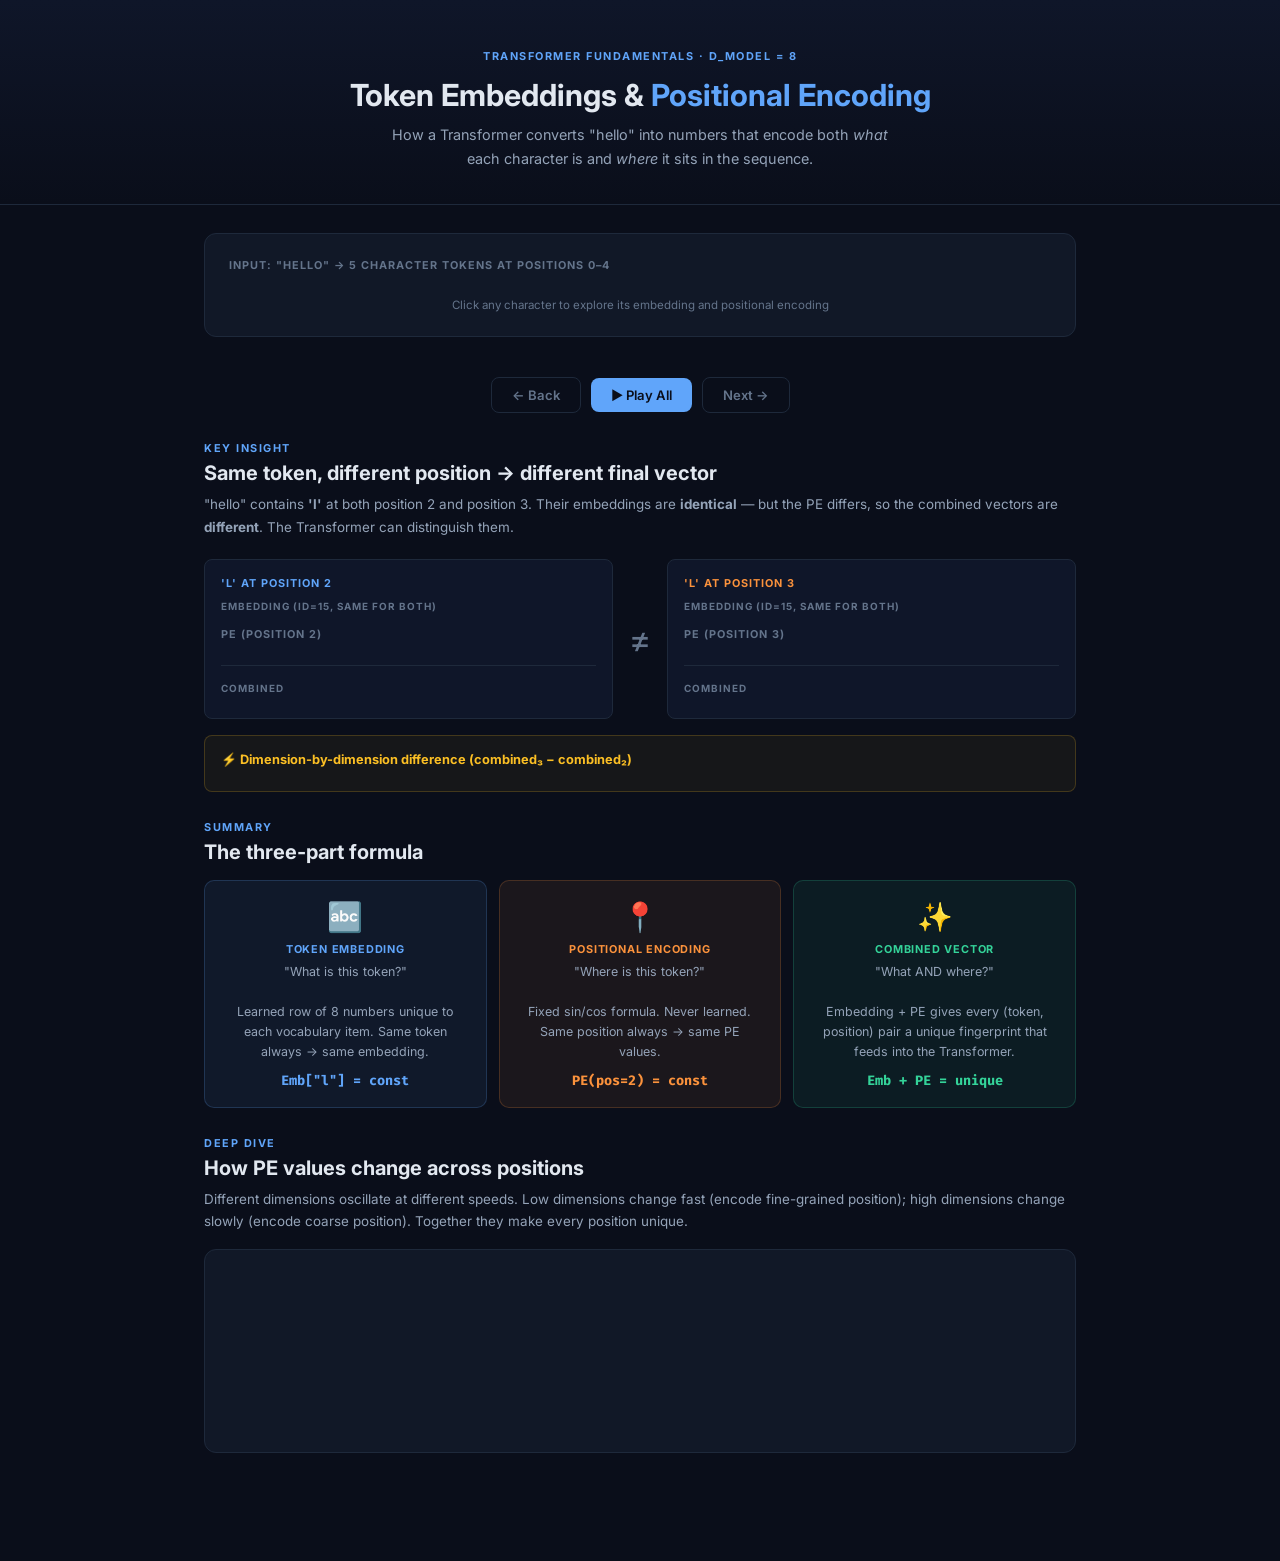
<file: embedding_viz.html>
<!DOCTYPE html>
<html lang="en">
<head>
<meta charset="UTF-8">
<meta name="viewport" content="width=device-width, initial-scale=1.0">
<title>Token Embeddings & Positional Encoding</title>
<link href="https://fonts.googleapis.com/css2?family=Inter:wght@300;400;500;600;700&family=Fira+Code:wght@400;500&display=swap" rel="stylesheet">
<style>
*,*::before,*::after{box-sizing:border-box;margin:0;padding:0}
:root{
  --bg:#0a0e1a;--card:#111827;--card2:#0f1629;--border:#1e293b;
  --blue:#60a5fa;--bd:rgba(96,165,250,.15);
  --orange:#fb923c;--od:rgba(251,146,60,.15);
  --green:#34d399;--gd:rgba(52,211,153,.15);
  --text:#e2e8f0;--muted:#64748b;
}
html{scroll-behavior:smooth}
body{font-family:'Inter',sans-serif;background:var(--bg);color:var(--text);min-height:100vh;padding-bottom:80px}
p{line-height:1.7;color:#94a3b8}
.mono{font-family:'Fira Code',monospace}

/* Layout */
.wrap{max-width:920px;margin:0 auto;padding:0 24px}
.card{background:var(--card);border:1px solid var(--border);border-radius:12px;padding:24px}
.card2{background:var(--card2);border:1px solid var(--border);border-radius:8px;padding:16px}
.two-col{display:grid;grid-template-columns:1fr 1fr;gap:16px}
.section{margin:28px 0}
.label{font-size:.68rem;font-weight:700;text-transform:uppercase;letter-spacing:1px;color:var(--muted);margin-bottom:8px}
.tag{font-size:.68rem;font-weight:700;letter-spacing:1.5px;text-transform:uppercase;color:var(--blue);margin-bottom:6px}
.divider{height:1px;background:var(--border);margin:16px 0}

/* Header */
.header{background:linear-gradient(180deg,#0f1629 0%,var(--bg) 100%);padding:44px 0 32px;text-align:center;border-bottom:1px solid var(--border);margin-bottom:28px}
.header h1{font-size:1.9rem;font-weight:700;margin-bottom:10px}
.header h1 span{color:var(--blue)}
.header p{font-size:.9rem;max-width:520px;margin:0 auto}

/* Token display */
.hello-row{display:flex;justify-content:center;gap:10px;margin:20px 0 6px}
.char-box{display:flex;flex-direction:column;align-items:center;gap:5px;cursor:pointer}
.char-letter{
  width:54px;height:54px;border-radius:10px;display:flex;align-items:center;justify-content:center;
  font-size:1.6rem;font-weight:700;border:2px solid var(--border);background:var(--card);transition:all .22s;
}
.char-box:hover .char-letter{border-color:var(--blue);background:var(--bd)}
.char-box.sel .char-letter{border-color:var(--blue);background:rgba(96,165,250,.22);color:var(--blue);box-shadow:0 0 18px rgba(96,165,250,.28)}
.char-pos{font-size:.62rem;color:var(--muted);font-family:'Fira Code',monospace}

/* Pipeline */
.pipeline{display:flex;align-items:center;justify-content:center;flex-wrap:wrap;gap:2px;margin:20px 0}
.pnode{
  display:flex;flex-direction:column;align-items:center;gap:3px;padding:7px 12px;
  border-radius:8px;cursor:pointer;transition:all .2s;border:1px solid var(--border);
  background:var(--card);font-size:.7rem;font-weight:600;min-width:86px;text-align:center;color:var(--muted);
}
.pnode:hover{border-color:var(--muted)}
.pnode.active{border-color:var(--blue);background:rgba(96,165,250,.1);color:var(--blue)}
.pnode.done{border-color:var(--green);background:rgba(52,211,153,.07);color:var(--green)}
.pnum{width:18px;height:18px;border-radius:50%;background:var(--border);display:flex;align-items:center;justify-content:center;font-size:.58rem}
.pnode.active .pnum{background:var(--blue);color:#0a0e1a}
.pnode.done .pnum{background:var(--green);color:#0a0e1a}
.parr{color:var(--border);font-size:1rem;padding:0 2px;flex-shrink:0}

/* Controls */
.controls{display:flex;gap:10px;justify-content:center;align-items:center;margin:12px 0 20px;flex-wrap:wrap}
.btn{display:inline-flex;align-items:center;gap:6px;padding:9px 20px;border-radius:8px;font-size:.82rem;font-weight:600;cursor:pointer;border:none;font-family:inherit;transition:all .2s}
.btn-primary{background:var(--blue);color:#0a0e1a}.btn-primary:hover{background:#93c5fd;transform:translateY(-1px)}
.btn-outline{background:transparent;color:var(--blue);border:1px solid var(--blue)}.btn-outline:hover{background:var(--bd)}
.btn-ghost{background:transparent;color:var(--muted);border:1px solid var(--border)}.btn-ghost:hover{color:var(--text);border-color:var(--muted)}
.btn:disabled{opacity:.35;cursor:not-allowed;transform:none!important}

/* Step panels */
.step-panel{display:none;animation:fadeUp .35s ease}
.step-panel.active{display:block}
@keyframes fadeUp{from{opacity:0;transform:translateY(10px)}to{opacity:1;transform:translateY(0)}}

/* Vector cells */
.vec-row{display:flex;gap:4px;flex-wrap:wrap}
.vc{
  display:flex;flex-direction:column;align-items:center;gap:2px;
  min-width:58px;padding:7px 4px;border-radius:6px;border:1px solid transparent;
  transition:all .28s;cursor:default;
}
.vc .vl{font-size:.58rem;color:var(--muted);font-family:'Fira Code',monospace}
.vc .vv{font-size:.74rem;font-family:'Fira Code',monospace;font-weight:600}
.vc.blue{background:var(--bd);border-color:rgba(96,165,250,.28)}.vc.blue .vv{color:var(--blue)}
.vc.orange{background:var(--od);border-color:rgba(251,146,60,.28)}.vc.orange .vv{color:var(--orange)}
.vc.green{background:var(--gd);border-color:rgba(52,211,153,.28)}.vc.green .vv{color:var(--green)}
.vc.hl{transform:scale(1.1);z-index:2}
.vc.blue.hl{box-shadow:0 0 14px rgba(96,165,250,.55)}
.vc.orange.hl{box-shadow:0 0 14px rgba(251,146,60,.55)}
.vc.green.hl{box-shadow:0 0 14px rgba(52,211,153,.55)}

/* Tables */
.mtable{width:100%;border-collapse:collapse;font-size:.7rem;font-family:'Fira Code',monospace}
.mtable th{padding:6px 8px;color:var(--muted);font-weight:500;border-bottom:1px solid var(--border);text-align:center}
.mtable td{padding:5px 7px;text-align:center;transition:background .25s,color .25s}
.mtable td.rlabel{text-align:left;color:var(--muted);padding-right:10px;white-space:nowrap}
.mtable tr.arow-blue td{background:var(--bd);color:var(--blue)}
.mtable tr.arow-blue td.rlabel{color:var(--blue)}
.mtable tr.arow-orange td{background:var(--od);color:var(--orange)}
.mtable tr.arow-orange td.rlabel{color:var(--orange)}

/* Addition */
.add-section{display:flex;flex-direction:column;gap:8px}
.add-row-wrap{display:flex;align-items:center;gap:10px;flex-wrap:wrap}
.add-lbl{font-size:.72rem;font-weight:700;text-transform:uppercase;letter-spacing:.6px;min-width:72px}
.add-sep{height:1px;background:var(--border);margin:4px 0 4px 82px}

/* Comparison */
.cmp-grid{display:grid;grid-template-columns:1fr auto 1fr;gap:16px;align-items:start}
.cmp-ne{font-size:2.2rem;color:var(--muted);align-self:center;text-align:center}

/* Insight */
.insight-grid{display:grid;grid-template-columns:1fr 1fr 1fr;gap:12px}
.icard{border-radius:10px;padding:18px;text-align:center}
.icard .ico{font-size:1.8rem;margin-bottom:8px}
.icard .itag{font-size:.68rem;font-weight:700;text-transform:uppercase;letter-spacing:.8px;margin-bottom:6px}
.icard .idesc{font-size:.78rem;color:#94a3b8;line-height:1.6}
.icard .ieq{font-size:.85rem;font-weight:700;margin-top:10px;font-family:'Fira Code',monospace}

/* Formula */
.fbox{background:rgba(96,165,250,.06);border:1px solid rgba(96,165,250,.2);border-radius:8px;padding:12px 16px;font-family:'Fira Code',monospace;font-size:.78rem;line-height:2}
.fbox.o{background:rgba(251,146,60,.06);border-color:rgba(251,146,60,.2)}
.fbox.g{background:rgba(52,211,153,.06);border-color:rgba(52,211,153,.2)}

/* Tooltip */
#tt{position:fixed;z-index:999;background:#0f1629;border:1px solid var(--border);border-radius:8px;padding:8px 12px;font-size:.74rem;pointer-events:none;max-width:200px;line-height:1.5;opacity:0;transition:opacity .12s}
#tt.show{opacity:1}

/* Misc */
.badge{display:inline-flex;padding:3px 9px;border-radius:4px;font-size:.7rem;font-weight:700}
.bb{background:var(--bd);color:var(--blue)}.bo{background:var(--od);color:var(--orange)}.bg{background:var(--gd);color:var(--green)}
.mt8{margin-top:8px}.mt12{margin-top:12px}.mt16{margin-top:16px}.mt20{margin-top:20px}
.bold{font-weight:700}

@media(max-width:620px){
  .two-col,.insight-grid,.cmp-grid{grid-template-columns:1fr}
  .cmp-ne{display:none}
  .pipeline{gap:3px}
  .pnode{min-width:64px;font-size:.62rem;padding:6px 8px}
}
</style>
</head>
<body>

<div id="tt"></div>

<!-- HEADER -->
<div class="header">
  <div class="wrap">
    <div class="tag" style="display:inline-block">Transformer Fundamentals · d_model = 8</div>
    <h1 style="margin-top:8px">Token Embeddings &amp; <span>Positional Encoding</span></h1>
    <p>How a Transformer converts "hello" into numbers that encode both <em>what</em> each character is and <em>where</em> it sits in the sequence.</p>
  </div>
</div>

<div class="wrap">

<!-- TOKEN SELECTOR -->
<div class="card" style="margin-bottom:20px">
  <div class="label">Input: "hello" → 5 character tokens at positions 0–4</div>
  <div class="hello-row" id="hello-row"></div>
  <div style="text-align:center;font-size:.72rem;color:var(--muted)">Click any character to explore its embedding and positional encoding</div>
</div>

<!-- PIPELINE -->
<div class="pipeline" id="pipeline"></div>

<!-- CONTROLS -->
<div class="controls">
  <button class="btn btn-ghost" id="btn-back" onclick="App.back()">← Back</button>
  <button class="btn btn-primary" id="btn-play" onclick="App.togglePlay()">▶ Play All</button>
  <button class="btn btn-ghost" id="btn-next" onclick="App.next()">Next →</button>
</div>

<!-- ═══ STEP PANELS ═══════════════════════════════════════ -->

<!-- STEP 0: Token → ID -->
<div class="step-panel" id="panel-0">
  <div class="card">
    <div class="label">Step 1 — Token to Integer ID</div>
    <p style="font-size:.82rem;margin:8px 0 18px">Before anything else, each character is mapped to an integer ID. This ID is just a row number — a pointer into the embedding table.</p>
    <div style="display:flex;align-items:center;gap:20px;flex-wrap:wrap">
      <div style="text-align:center">
        <div style="font-size:.68rem;color:var(--muted);margin-bottom:8px">Selected token</div>
        <div id="p0-char" style="width:64px;height:64px;border-radius:12px;background:var(--bd);border:2px solid var(--blue);display:flex;align-items:center;justify-content:center;font-size:2rem;font-weight:700;color:var(--blue)">h</div>
        <div style="font-size:.62rem;color:var(--muted);margin-top:6px" id="p0-pos">pos 0</div>
      </div>
      <div style="font-size:2rem;color:var(--muted)">→</div>
      <div style="text-align:center">
        <div style="font-size:.68rem;color:var(--muted);margin-bottom:8px">Token ID</div>
        <div id="p0-id" class="mono" style="font-size:2.2rem;font-weight:700;color:var(--blue)">11</div>
        <div style="font-size:.62rem;color:var(--muted);margin-top:4px">row in embedding table</div>
      </div>
      <div style="font-size:2rem;color:var(--muted)">→</div>
      <div>
        <div style="font-size:.68rem;color:var(--muted);margin-bottom:8px">All token IDs in "hello"</div>
        <div id="p0-vocab" style="display:flex;flex-direction:column;gap:5px"></div>
      </div>
    </div>
    <div class="divider"></div>
    <div class="fbox">
      <div style="color:var(--muted);font-size:.65rem;margin-bottom:4px">Vocabulary excerpt (a=4, b=5 … z=29)</div>
      <div>h → <strong style="color:var(--blue)" id="p0-formula-h">11</strong> &nbsp;&nbsp; e → <strong style="color:var(--blue)">8</strong> &nbsp;&nbsp; l → <strong style="color:var(--blue)">15</strong> &nbsp;&nbsp; o → <strong style="color:var(--blue)">18</strong></div>
    </div>
  </div>
</div>

<!-- STEP 1: Embedding Lookup -->
<div class="step-panel" id="panel-1">
  <div class="card">
    <div class="label">Step 2 — Embedding Lookup &nbsp;<span class="badge bb">d_model = 8</span></div>
    <p style="font-size:.82rem;margin:8px 0 16px">The embedding matrix has one learned row per vocabulary token. We take the row for our token ID. These 8 numbers represent <strong style="color:var(--blue)">what this token means</strong> — learned during training.</p>
    <div class="label" style="margin-bottom:6px">Embedding matrix (showing 4 tokens)</div>
    <div style="overflow-x:auto">
      <table class="mtable" id="emb-table"></table>
    </div>
    <div class="mt16">
      <div class="label">Retrieved embedding vector <span id="emb-lbl" class="badge bb" style="margin-left:6px">row 11</span></div>
      <div id="emb-vec" class="vec-row mt8"></div>
    </div>
    <div class="fbox mt16">
      <span style="color:var(--muted);font-size:.65rem">Key fact: </span>The same token <strong>"<span id="emb-char">h</span>"</strong> will always retrieve the exact same row. Token identity is fully captured here.
    </div>
  </div>
</div>

<!-- STEP 2: Positional Encoding -->
<div class="step-panel" id="panel-2">
  <div class="card">
    <div class="label">Step 3 — Sinusoidal Positional Encoding &nbsp;<span class="badge bo">position-based</span></div>
    <p style="font-size:.82rem;margin:8px 0 16px">A fixed, mathematical pattern is added to tell the model <strong style="color:var(--orange)">where this token sits</strong> in the sequence. It's not learned — same position always gives same values.</p>
    <div class="two-col" style="gap:20px;align-items:start">
      <div>
        <div class="label" style="margin-bottom:6px">PE table (5 positions × 8 dims)</div>
        <div style="overflow-x:auto">
          <table class="mtable" id="pe-table"></table>
        </div>
        <div class="mt12">
          <div class="label">PE vector for selected position <span id="pe-lbl" class="badge bo" style="margin-left:6px">pos 0</span></div>
          <div id="pe-vec" class="vec-row mt8"></div>
        </div>
      </div>
      <div>
        <div class="label" style="margin-bottom:8px">Formula</div>
        <div class="fbox o" style="line-height:2.2;font-size:.75rem">
          PE(pos, 2i)&nbsp;&nbsp;&nbsp;= sin(pos / 10000<sup style="font-size:.6em">2i/d</sup>)<br>
          PE(pos, 2i+1) = cos(pos / 10000<sup style="font-size:.6em">2i/d</sup>)
        </div>
        <div class="card2 mt12" style="font-size:.75rem">
          <div class="label" style="margin-bottom:6px">Example — selected position</div>
          <div id="pe-example" style="line-height:2;font-family:'Fira Code',monospace;font-size:.72rem"></div>
        </div>
        <div class="card2 mt12" style="font-size:.78rem;color:#94a3b8;line-height:1.6">
          Even dimensions (0,2,4,6) use <strong style="color:var(--orange)">sin</strong> — they start at 0.<br>
          Odd dimensions (1,3,5,7) use <strong style="color:var(--orange)">cos</strong> — they start at 1.<br>
          Higher dimensions change more <em>slowly</em> across positions.
        </div>
      </div>
    </div>
  </div>
</div>

<!-- STEP 3: Addition -->
<div class="step-panel" id="panel-3">
  <div class="card">
    <div class="label">Step 4 — Element-wise Addition</div>
    <p style="font-size:.82rem;margin:8px 0 16px">Add corresponding values from the embedding and PE vectors. Each of the 8 dimensions combines <strong style="color:var(--blue)">identity</strong> + <strong style="color:var(--orange)">position</strong>.</p>
    <div class="add-section" id="add-section">
      <div class="add-row-wrap">
        <div class="add-lbl" style="color:var(--blue)">Embedding</div>
        <div id="add-emb" class="vec-row"></div>
      </div>
      <div class="add-row-wrap">
        <div class="add-lbl" style="color:var(--orange)">＋ PE</div>
        <div id="add-pe" class="vec-row"></div>
      </div>
      <div class="add-sep"></div>
      <div class="add-row-wrap">
        <div class="add-lbl" style="color:var(--green)">＝ Combined</div>
        <div id="add-sum" class="vec-row"></div>
      </div>
    </div>
    <div style="display:flex;gap:10px;margin-top:16px;align-items:center;flex-wrap:wrap">
      <button class="btn btn-outline" style="font-size:.75rem;padding:6px 14px" onclick="App.animateAdd()">▶ Animate addition</button>
      <span id="add-dim-label" style="font-size:.75rem;color:var(--muted)">Watch each dimension light up in sequence</span>
    </div>
  </div>
</div>

<!-- STEP 4: Final Vector -->
<div class="step-panel" id="panel-4">
  <div class="card">
    <div class="label">Step 5 — Final Vector</div>
    <p style="font-size:.82rem;margin:8px 0 16px">This 8-dimensional vector is what enters the first Transformer layer. It uniquely represents both the token's identity and its position in the sequence.</p>
    <div style="display:flex;align-items:center;gap:14px;flex-wrap:wrap;margin-bottom:16px">
      <div id="p4-badge" style="padding:10px 18px;border-radius:8px;background:var(--gd);border:1px solid rgba(52,211,153,.3);font-size:.9rem;font-weight:700;color:var(--green)"></div>
      <div style="font-size:.82rem;color:#94a3b8">
        Token: <span id="p4-tok" class="badge bb"></span> &nbsp;
        Position: <span id="p4-pos" class="badge bo"></span>
      </div>
    </div>
    <div id="final-vec" class="vec-row"></div>
    <div class="divider"></div>
    <div class="two-col" style="gap:14px;font-size:.8rem;color:#94a3b8">
      <div class="card2">
        <div style="color:var(--blue);font-weight:600;margin-bottom:5px">Blue portion (embedding)</div>
        Encodes the semantic meaning of this token. The model learns during training what "h", "e", "l", "o" should mean.
      </div>
      <div class="card2">
        <div style="color:var(--orange);font-weight:600;margin-bottom:5px">Orange portion (PE)</div>
        Encodes the position. Always fixed by formula — never trained. Without this, the model couldn't tell position 2 from position 3.
      </div>
    </div>
  </div>
</div>

<!-- ═══ COMPARISON ══════════════════════════════════════ -->
<div class="section">
  <div class="tag">Key Insight</div>
  <h2 style="font-size:1.25rem;font-weight:700;margin-bottom:8px">Same token, different position → different final vector</h2>
  <p style="font-size:.84rem;margin-bottom:20px">"hello" contains <strong>'l'</strong> at both position 2 and position 3. Their embeddings are <strong>identical</strong> — but the PE differs, so the combined vectors are <strong>different</strong>. The Transformer can distinguish them.</p>

  <div class="cmp-grid">
    <div class="card2">
      <div class="label" style="color:var(--blue);margin-bottom:10px">'l' at position 2</div>
      <div class="label" style="margin-bottom:5px;font-size:.62rem">Embedding (id=15, same for both)</div>
      <div id="c-emb-2" class="vec-row"></div>
      <div style="margin-top:10px" class="label" style="margin-bottom:5px;font-size:.62rem">PE (position 2)</div>
      <div id="c-pe-2" class="vec-row mt8"></div>
      <div class="divider"></div>
      <div class="label" style="margin-bottom:5px;font-size:.62rem">Combined</div>
      <div id="c-sum-2" class="vec-row mt8"></div>
    </div>
    <div class="cmp-ne">≠</div>
    <div class="card2">
      <div class="label" style="color:var(--orange);margin-bottom:10px">'l' at position 3</div>
      <div class="label" style="margin-bottom:5px;font-size:.62rem">Embedding (id=15, same for both)</div>
      <div id="c-emb-3" class="vec-row"></div>
      <div style="margin-top:10px" class="label" style="margin-bottom:5px;font-size:.62rem">PE (position 3)</div>
      <div id="c-pe-3" class="vec-row mt8"></div>
      <div class="divider"></div>
      <div class="label" style="margin-bottom:5px;font-size:.62rem">Combined</div>
      <div id="c-sum-3" class="vec-row mt8"></div>
    </div>
  </div>

  <div class="card2 mt16" style="background:rgba(251,191,36,.05);border-color:rgba(251,191,36,.2)">
    <div style="font-size:.8rem;font-weight:700;color:#fbbf24;margin-bottom:8px">⚡ Dimension-by-dimension difference (combined₃ − combined₂)</div>
    <div id="diff-row" style="display:flex;gap:5px;flex-wrap:wrap"></div>
  </div>
</div>

<!-- ═══ INSIGHT CARDS ═══════════════════════════════════ -->
<div class="section">
  <div class="tag">Summary</div>
  <h2 style="font-size:1.25rem;font-weight:700;margin-bottom:16px">The three-part formula</h2>
  <div class="insight-grid">
    <div class="icard" style="background:rgba(96,165,250,.07);border:1px solid rgba(96,165,250,.2)">
      <div class="ico">🔤</div>
      <div class="itag" style="color:var(--blue)">Token Embedding</div>
      <div class="idesc">"What is this token?"<br><br>Learned row of 8 numbers unique to each vocabulary item. Same token always → same embedding.</div>
      <div class="ieq" style="color:var(--blue)">Emb["l"] = const</div>
    </div>
    <div class="icard" style="background:rgba(251,146,60,.07);border:1px solid rgba(251,146,60,.2)">
      <div class="ico">📍</div>
      <div class="itag" style="color:var(--orange)">Positional Encoding</div>
      <div class="idesc">"Where is this token?"<br><br>Fixed sin/cos formula. Never learned. Same position always → same PE values.</div>
      <div class="ieq" style="color:var(--orange)">PE(pos=2) = const</div>
    </div>
    <div class="icard" style="background:rgba(52,211,153,.07);border:1px solid rgba(52,211,153,.2)">
      <div class="ico">✨</div>
      <div class="itag" style="color:var(--green)">Combined Vector</div>
      <div class="idesc">"What AND where?"<br><br>Embedding + PE gives every (token, position) pair a unique fingerprint that feeds into the Transformer.</div>
      <div class="ieq" style="color:var(--green)">Emb + PE = unique</div>
    </div>
  </div>
</div>

<!-- ═══ PE WAVE ═══════════════════════════════════════════ -->
<div class="section">
  <div class="tag">Deep Dive</div>
  <h2 style="font-size:1.25rem;font-weight:700;margin-bottom:8px">How PE values change across positions</h2>
  <p style="font-size:.84rem;margin-bottom:16px">Different dimensions oscillate at different speeds. Low dimensions change fast (encode fine-grained position); high dimensions change slowly (encode coarse position). Together they make every position unique.</p>
  <div class="card" style="padding:20px">
    <svg id="wave-svg" style="width:100%;display:block"></svg>
    <div id="wave-legend" style="display:flex;gap:14px;flex-wrap:wrap;margin-top:12px;font-size:.72rem"></div>
  </div>
</div>

</div><!-- /wrap -->

<script>
// ═══ DATA ══════════════════════════════════════
const CHARS  = ['h','e','l','l','o'];
const POSES  = [0,1,2,3,4];
const D      = 8;

// Token IDs: a=4..z=29, so h=11, e=8, l=15, o=18
const CHAR_ID = {h:11, e:8, l:15, o:18};

// Embedding table – fixed, d_model=8, realistic-looking values
const EMB_TABLE = {
  11:[ 0.52,-0.31, 0.88,-0.14, 0.67, 0.23,-0.79, 0.45], // h
   8:[ 0.13, 0.77,-0.52, 0.39,-0.88, 0.64, 0.21,-0.46], // e
  15:[ 0.74,-0.58, 0.33, 0.91,-0.27,-0.83, 0.56, 0.18], // l
  18:[-0.41, 0.62, 0.27,-0.73, 0.55, 0.38,-0.84, 0.71], // o
};

// Sinusoidal PE (exact formula from the paper)
function pe(pos, dim) {
  const i = Math.floor(dim / 2);
  const denom = Math.pow(10000, 2 * i / D);
  return dim % 2 === 0 ? Math.sin(pos / denom) : Math.cos(pos / denom);
}

// Pre-compute: PE_MAT[pos][dim]
const PE_MAT = POSES.map(p => Array.from({length: D}, (_, d) => pe(p, d)));

// Helpers
const fmt = v => (v >= 0 ? '+' : '') + v.toFixed(3);
const f4  = v => (v >= 0 ? ' ' : '') + v.toFixed(4);
const tokId = i => CHAR_ID[CHARS[i]];
const emb   = i => EMB_TABLE[tokId(i)];
const peVec = i => PE_MAT[POSES[i]];
const sum   = i => emb(i).map((v, d) => v + peVec(i)[d]);

// ═══ TOOLTIP ═══════════════════════════════════
const TT = document.getElementById('tt');
const showTT = (e, html) => { TT.innerHTML = html; TT.classList.add('show'); moveTT(e); };
const hideTT = () => TT.classList.remove('show');
const moveTT = e => {
  let x = e.clientX + 12, y = e.clientY - 8;
  if (x + 210 > window.innerWidth) x = e.clientX - 218;
  TT.style.left = x + 'px'; TT.style.top = y + 'px';
};
document.addEventListener('mousemove', e => { if (TT.classList.contains('show')) moveTT(e); });

// ═══ BUILD VEC CELLS ═══════════════════════════
function makeCell(dim, val, cls, hl = false, extraTip = '') {
  const c = document.createElement('div');
  c.className = `vc ${cls}${hl ? ' hl' : ''}`;
  c.innerHTML = `<span class="vl">d${dim}</span><span class="vv">${fmt(val)}</span>`;
  const tip = `<strong>dim ${dim}</strong><br>value: ${val.toFixed(5)}${extraTip ? '<br><span style="color:#64748b;font-size:.73em">'+extraTip+'</span>' : ''}`;
  c.addEventListener('mouseenter', e => showTT(e, tip));
  c.addEventListener('mouseleave', hideTT);
  return c;
}

function fillRow(id, vec, cls, hlDim = -1, tipFn = null) {
  const el = document.getElementById(id);
  if (!el) return;
  el.innerHTML = '';
  vec.forEach((v, d) => {
    const tip = tipFn ? tipFn(d, v) : '';
    el.appendChild(makeCell(d, v, cls, d === hlDim, tip));
  });
}

// ═══ RENDER HELLO ROW ══════════════════════════
function renderHelloRow() {
  const el = document.getElementById('hello-row');
  el.innerHTML = '';
  CHARS.forEach((ch, i) => {
    const box = document.createElement('div');
    box.className = 'char-box' + (i === STATE.sel ? ' sel' : '');
    box.innerHTML = `<div class="char-letter">${ch}</div><div class="char-pos">pos ${i}</div>`;
    box.addEventListener('click', () => { STATE.sel = i; render(); });
    el.appendChild(box);
  });
}

// ═══ RENDER PIPELINE ═══════════════════════════
const STEP_LABELS = ['Token → ID', 'Embedding', 'Pos. Encoding', 'Addition', 'Final Vector'];
function renderPipeline() {
  const el = document.getElementById('pipeline');
  el.innerHTML = '';
  STEP_LABELS.forEach((lbl, i) => {
    const wrap = document.createElement('div');
    wrap.style.display = 'flex'; wrap.style.alignItems = 'center';
    const node = document.createElement('div');
    node.className = 'pnode' + (i === STATE.step ? ' active' : i < STATE.step ? ' done' : '');
    node.innerHTML = `<div class="pnum">${i < STATE.step ? '✓' : i + 1}</div>${lbl}`;
    node.addEventListener('click', () => { STATE.step = i; render(); });
    wrap.appendChild(node);
    if (i < STEP_LABELS.length - 1) {
      const arr = document.createElement('span');
      arr.className = 'parr'; arr.textContent = '→';
      wrap.appendChild(arr);
    }
    el.appendChild(wrap);
  });
}

// ═══ STEP RENDERERS ════════════════════════════

function renderStep0() {
  const i = STATE.sel;
  const ch = CHARS[i], id = tokId(i);
  document.getElementById('p0-char').textContent = ch;
  document.getElementById('p0-pos').textContent  = `pos ${i}`;
  document.getElementById('p0-id').textContent   = id;
  const vocab = document.getElementById('p0-vocab');
  vocab.innerHTML = '';
  // show all 4 unique chars
  Object.entries(CHAR_ID).forEach(([t, tid]) => {
    const active = t === ch;
    const row = document.createElement('div');
    row.style.cssText = `display:flex;align-items:center;gap:8px;padding:5px 10px;border-radius:6px;font-size:.72rem;font-family:'Fira Code',monospace;border:1px solid ${active?'var(--blue)':'var(--border)'};background:${active?'var(--bd)':'var(--card2)'}`;
    row.innerHTML = `<span style="color:${active?'var(--blue)':'var(--muted)'}">  "${t}"</span><span style="color:var(--muted)">→</span><span style="color:${active?'var(--blue)':'var(--text)'}">id ${tid}</span>${active?'<span style="margin-left:4px;font-size:.62rem;color:var(--blue)">← selected</span>':''}`;
    vocab.appendChild(row);
  });
}

function renderStep1() {
  const i = STATE.sel;
  const ch = CHARS[i], id = tokId(i);
  // Table
  const tbl = document.getElementById('emb-table');
  const rows = [['h',11],['e',8],['l',15],['o',18]];
  let html = '<thead><tr><th style="text-align:left">Token</th><th>ID</th>';
  for (let d = 0; d < D; d++) html += `<th>d${d}</th>`;
  html += '</tr></thead><tbody>';
  rows.forEach(([t, tid]) => {
    const act = t === ch;
    html += `<tr class="${act ? 'arow-blue' : ''}">`;
    html += `<td class="rlabel">"${t}" ${act ? '← you are here' : ''}</td><td>${tid}</td>`;
    EMB_TABLE[tid].forEach(v => { html += `<td>${fmt(v)}</td>`; });
    html += '</tr>';
  });
  tbl.innerHTML = html + '</tbody>';
  // Labels & vec
  document.getElementById('emb-lbl').textContent = `row ${id}`;
  document.getElementById('emb-char').textContent = ch;
  fillRow('emb-vec', EMB_TABLE[id], 'blue', -1, (d, v) => `from embedding table row ${id}`);
}

function renderStep2() {
  const i = STATE.sel, pos = POSES[i];
  const tbl = document.getElementById('pe-table');
  let html = '<thead><tr><th style="text-align:left">Position</th>';
  for (let d = 0; d < D; d++) html += `<th>d${d}</th>`;
  html += '</tr></thead><tbody>';
  POSES.forEach(p => {
    const act = p === pos;
    html += `<tr class="${act ? 'arow-orange' : ''}">`;
    html += `<td class="rlabel">pos ${p}${act ? ' ← selected' : ''}</td>`;
    PE_MAT[p].forEach(v => { html += `<td>${v.toFixed(3)}</td>`; });
    html += '</tr>';
  });
  tbl.innerHTML = html + '</tbody>';
  document.getElementById('pe-lbl').textContent = `pos ${pos}`;
  fillRow('pe-vec', PE_MAT[pos], 'orange', -1, (d, v) => {
    const issin = d % 2 === 0;
    const ii = Math.floor(d / 2);
    const den = Math.pow(10000, 2*ii/D).toFixed(1);
    return `${issin?'sin':'cos'}(${pos} / ${den})`;
  });
  // Formula examples
  const ex = document.getElementById('pe-example');
  const pv = PE_MAT[pos];
  ex.innerHTML = `
    <div>d0: <span style="color:var(--orange)">sin</span>(${pos}/1) = <strong style="color:var(--orange)">${pv[0].toFixed(4)}</strong></div>
    <div>d1: <span style="color:var(--orange)">cos</span>(${pos}/1) = <strong style="color:var(--orange)">${pv[1].toFixed(4)}</strong></div>
    <div>d2: <span style="color:var(--orange)">sin</span>(${pos}/10) = <strong style="color:var(--orange)">${pv[2].toFixed(4)}</strong></div>
    <div>d3: <span style="color:var(--orange)">cos</span>(${pos}/10) = <strong style="color:var(--orange)">${pv[3].toFixed(4)}</strong></div>
    <div style="color:var(--muted);font-size:.65rem;margin-top:4px">d4–d7 use denominator 100 and 1000 → barely change</div>
  `;
}

function renderStep3(hlDim = -1) {
  const i   = STATE.sel;
  const ev  = emb(i), pv = peVec(i), sv = sum(i);
  const hlTip = (src) => (d) => src === 'emb' ? `from embedding (row ${tokId(i)})` : src === 'pe' ? `PE(pos=${POSES[i]}, dim=${d})` : `${fmt(ev[d])} + ${fmt(pv[d])}`;
  fillRow('add-emb', ev, 'blue',   hlDim, hlTip('emb'));
  fillRow('add-pe',  pv, 'orange', hlDim, hlTip('pe'));
  fillRow('add-sum', sv, 'green',  hlDim, hlTip('sum'));

  const lbl = document.getElementById('add-dim-label');
  if (hlDim >= 0) {
    lbl.style.color = 'var(--green)';
    lbl.textContent = `dim ${hlDim}: ${fmt(ev[hlDim])} + ${fmt(pv[hlDim])} = ${fmt(sv[hlDim])}`;
  } else {
    lbl.style.color = 'var(--muted)';
    lbl.textContent = 'Watch each dimension light up in sequence';
  }
}

function renderStep4() {
  const i = STATE.sel, ch = CHARS[i], pos = POSES[i];
  document.getElementById('p4-badge').textContent = `"${ch}" at position ${pos}`;
  document.getElementById('p4-tok').textContent = `"${ch}" id=${tokId(i)}`;
  document.getElementById('p4-pos').textContent = `${pos}`;
  fillRow('final-vec', sum(i), 'green', -1, (d) => `emb[${d}] + PE(${pos},${d})`);
}

function renderComparison() {
  const l_emb = EMB_TABLE[15]; // l's embedding is fixed
  const pe2 = PE_MAT[2], pe3 = PE_MAT[3];
  const s2 = l_emb.map((v, d) => v + pe2[d]);
  const s3 = l_emb.map((v, d) => v + pe3[d]);

  fillRow('c-emb-2', l_emb, 'blue');
  fillRow('c-pe-2',  pe2,   'orange');
  fillRow('c-sum-2', s2,    'green');
  fillRow('c-emb-3', l_emb, 'blue');
  fillRow('c-pe-3',  pe3,   'orange');
  fillRow('c-sum-3', s3,    'green');

  // Diff
  const diff = document.getElementById('diff-row');
  diff.innerHTML = '';
  s2.forEach((v2, d) => {
    const delta = +(s3[d] - v2).toFixed(3);
    const notable = Math.abs(delta) > 0.005;
    const span = document.createElement('span');
    span.style.cssText = `padding:3px 8px;border-radius:4px;font-size:.72rem;font-family:'Fira Code',monospace;background:${notable?'rgba(251,191,36,.1)':'rgba(30,41,59,.5)'};border:1px solid ${notable?'rgba(251,191,36,.25)':'var(--border)'}`;
    span.textContent = `d${d}: ${delta >= 0 ? '+' : ''}${delta}`;
    span.style.color = notable ? '#fbbf24' : 'var(--muted)';
    diff.appendChild(span);
  });
}

// ═══ PE WAVE CHART ═════════════════════════════
function renderWave() {
  const svg = document.getElementById('wave-svg');
  const W = svg.getBoundingClientRect().width || 700;
  const H = 170;
  svg.setAttribute('height', H);
  const ml=44, mr=160, mt=16, mb=30;
  const iW = W-ml-mr, iH = H-mt-mb;
  const xS = p => ml + (p/(POSES.length-1))*iW;
  const yS = v => mt + iH/2 - v*(iH/2-4);

  let out = '';
  // Grid
  out += `<line x1="${ml}" x2="${ml+iW}" y1="${mt+iH/2}" y2="${mt+iH/2}" stroke="#1e293b" stroke-dasharray="3,3" stroke-width="1"/>`;
  // Y ticks
  [-1,0,1].forEach(v => {
    out += `<text x="${ml-6}" y="${yS(v)}" text-anchor="end" dominant-baseline="middle" font-size="9" fill="#64748b" font-family="Inter">${v}</text>`;
    out += `<line x1="${ml-3}" x2="${ml}" y1="${yS(v)}" y2="${yS(v)}" stroke="#374151"/>`;
  });
  // X axis
  POSES.forEach(p => {
    out += `<text x="${xS(p)}" y="${mt+iH+18}" text-anchor="middle" font-size="9" fill="#64748b" font-family="Inter">pos ${p}</text>`;
    out += `<line x1="${xS(p)}" x2="${xS(p)}" y1="${mt+iH}" y2="${mt+iH+4}" stroke="#374151"/>`;
  });

  const lines = [
    {d:0, c:'#60a5fa', l:'d0: sin(pos/1) — fast'},
    {d:1, c:'#c4b5fd', l:'d1: cos(pos/1) — fast'},
    {d:2, c:'#fb923c', l:'d2: sin(pos/10) — medium'},
    {d:3, c:'#fcd34d', l:'d3: cos(pos/10) — medium'},
    {d:4, c:'#34d399', l:'d4: sin(pos/100) — slow'},
  ];
  lines.forEach(({d,c,l}) => {
    const pts = POSES.map(p => ({x:xS(p), y:yS(PE_MAT[p][d])}));
    const path = pts.map((p,i)=>(i===0?`M${p.x.toFixed(1)},${p.y.toFixed(1)}`:`L${p.x.toFixed(1)},${p.y.toFixed(1)}`)).join(' ');
    out += `<path d="${path}" fill="none" stroke="${c}" stroke-width="2" stroke-linejoin="round"/>`;
    pts.forEach(({x,y},i)=>{
      out += `<circle cx="${x.toFixed(1)}" cy="${y.toFixed(1)}" r="4.5" fill="${c}" opacity=".9"><title>pos ${i}, dim ${d}: ${PE_MAT[i][d].toFixed(4)}</title></circle>`;
    });
  });

  svg.innerHTML = out;

  // Legend
  const leg = document.getElementById('wave-legend');
  leg.innerHTML = '';
  lines.forEach(({c,l}) => {
    leg.innerHTML += `<span style="display:flex;align-items:center;gap:5px"><span style="width:14px;height:3px;background:${c};display:inline-block;border-radius:2px"></span><span style="color:${c}">${l}</span></span>`;
  });
}

// ═══ ADDITION ANIMATION ════════════════════════
let _addTimer = null;
App.animateAdd = function() {
  clearInterval(_addTimer);
  let d = 0;
  renderStep3(d);
  _addTimer = setInterval(() => {
    d++;
    if (d >= D) { clearInterval(_addTimer); renderStep3(-1); return; }
    renderStep3(d);
  }, 420);
};

// ═══ STATE + APP ═══════════════════════════════
const STATE = { sel: 0, step: 0, playing: false, playTimer: null };

const STEP_RENDERERS = [renderStep0, renderStep1, renderStep2, renderStep3, renderStep4];

function render() {
  renderHelloRow();
  renderPipeline();
  // Show active panel
  for (let i = 0; i <= 4; i++)
    document.getElementById(`panel-${i}`).classList.toggle('active', i === STATE.step);
  // Render step content
  STEP_RENDERERS[STATE.step]();
  // Always update comparison
  renderComparison();
  // Button states
  document.getElementById('btn-back').disabled = STATE.step === 0;
  document.getElementById('btn-next').disabled = STATE.step === 4;
  document.getElementById('btn-play').textContent = STATE.playing ? '⏸ Pause' : '▶ Play All';
}

const App = {
  animateAdd() {},   // filled above
  next() {
    clearInterval(_addTimer);
    if (STATE.step < 4) { STATE.step++; render(); }
    else this.stopPlay();
  },
  back() {
    clearInterval(_addTimer);
    if (STATE.step > 0) { STATE.step--; render(); }
  },
  togglePlay() {
    STATE.playing = !STATE.playing;
    if (STATE.playing) {
      if (STATE.step === 4) STATE.step = 0;
      render();
      STATE.playTimer = setInterval(() => {
        if (STATE.step < 4) { STATE.step++; render(); }
        else this.stopPlay();
      }, 2600);
    } else {
      this.stopPlay();
    }
  },
  stopPlay() {
    clearInterval(STATE.playTimer);
    clearInterval(_addTimer);
    STATE.playing = false;
    render();
  }
};

// ═══ BOOT ══════════════════════════════════════
document.addEventListener('DOMContentLoaded', () => {
  render();
  renderWave();
  window.addEventListener('resize', renderWave);
});
</script>
</body>
</html>
</file>
